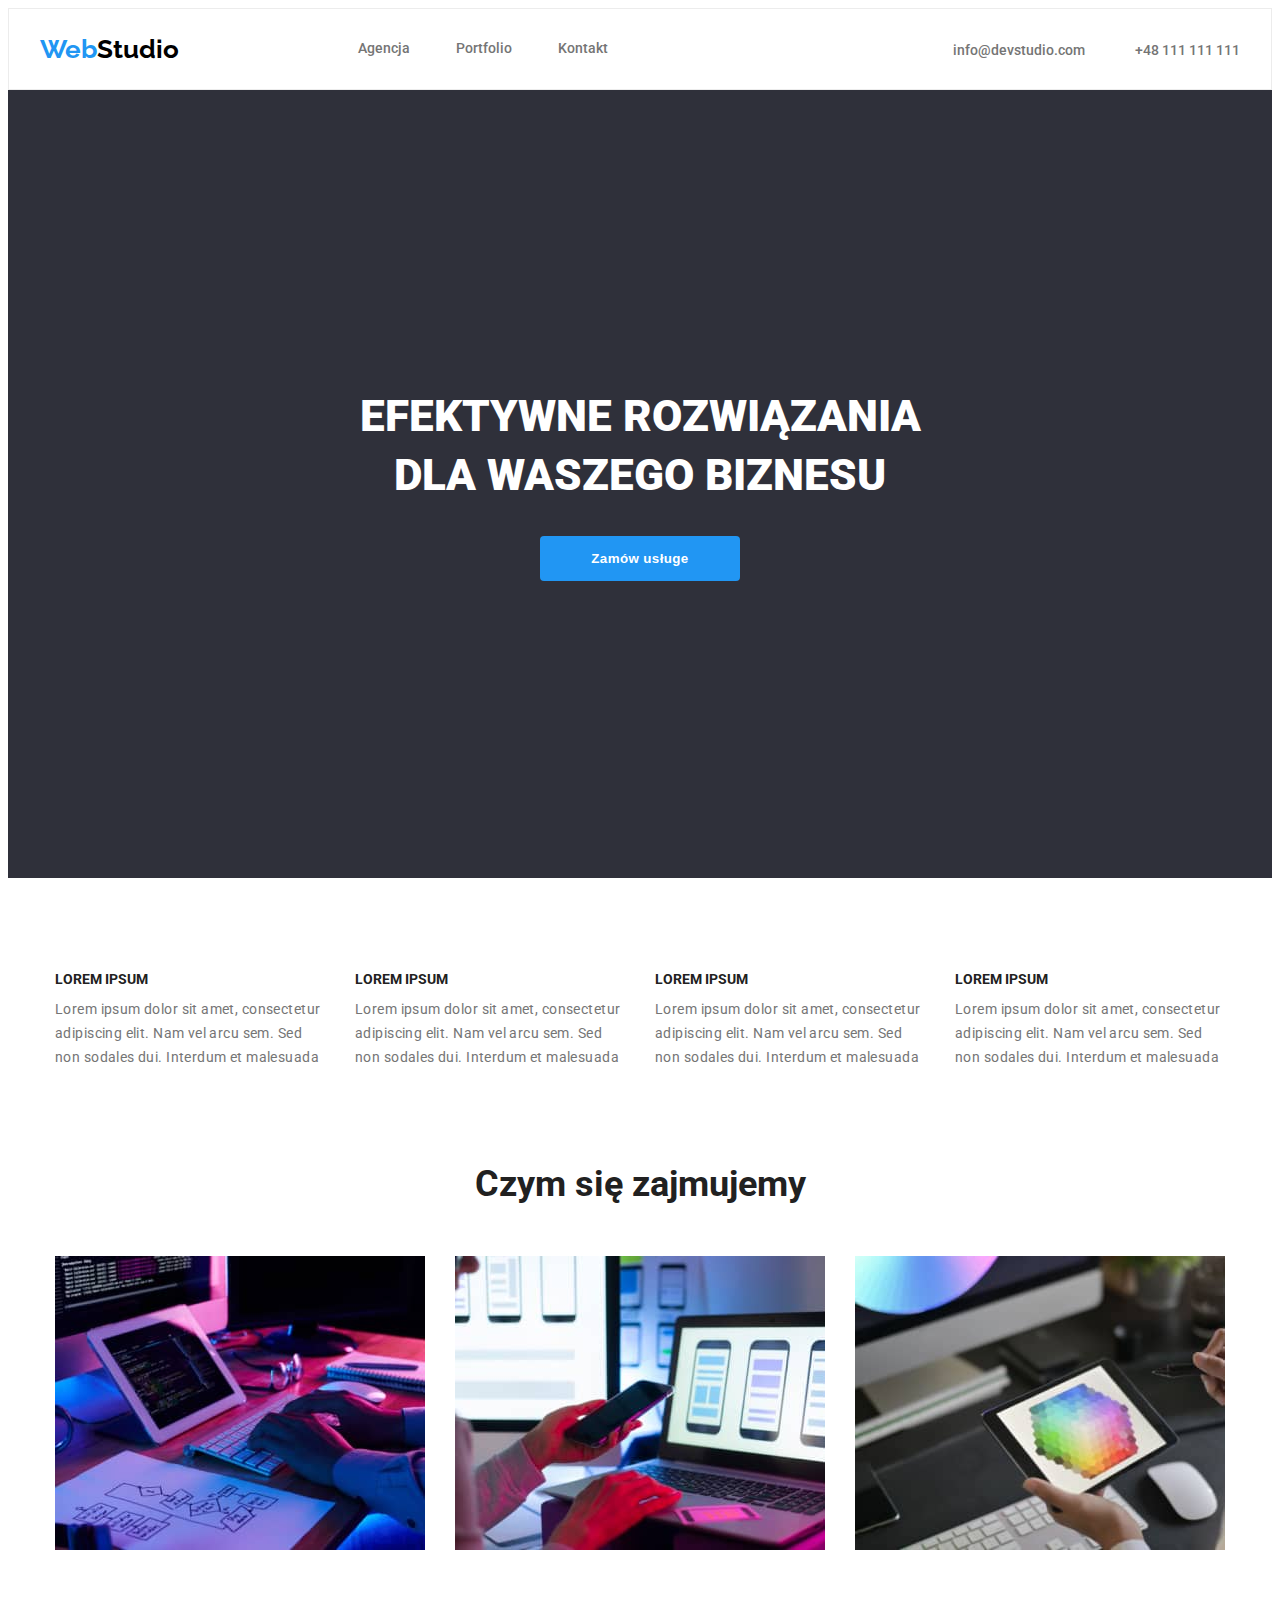
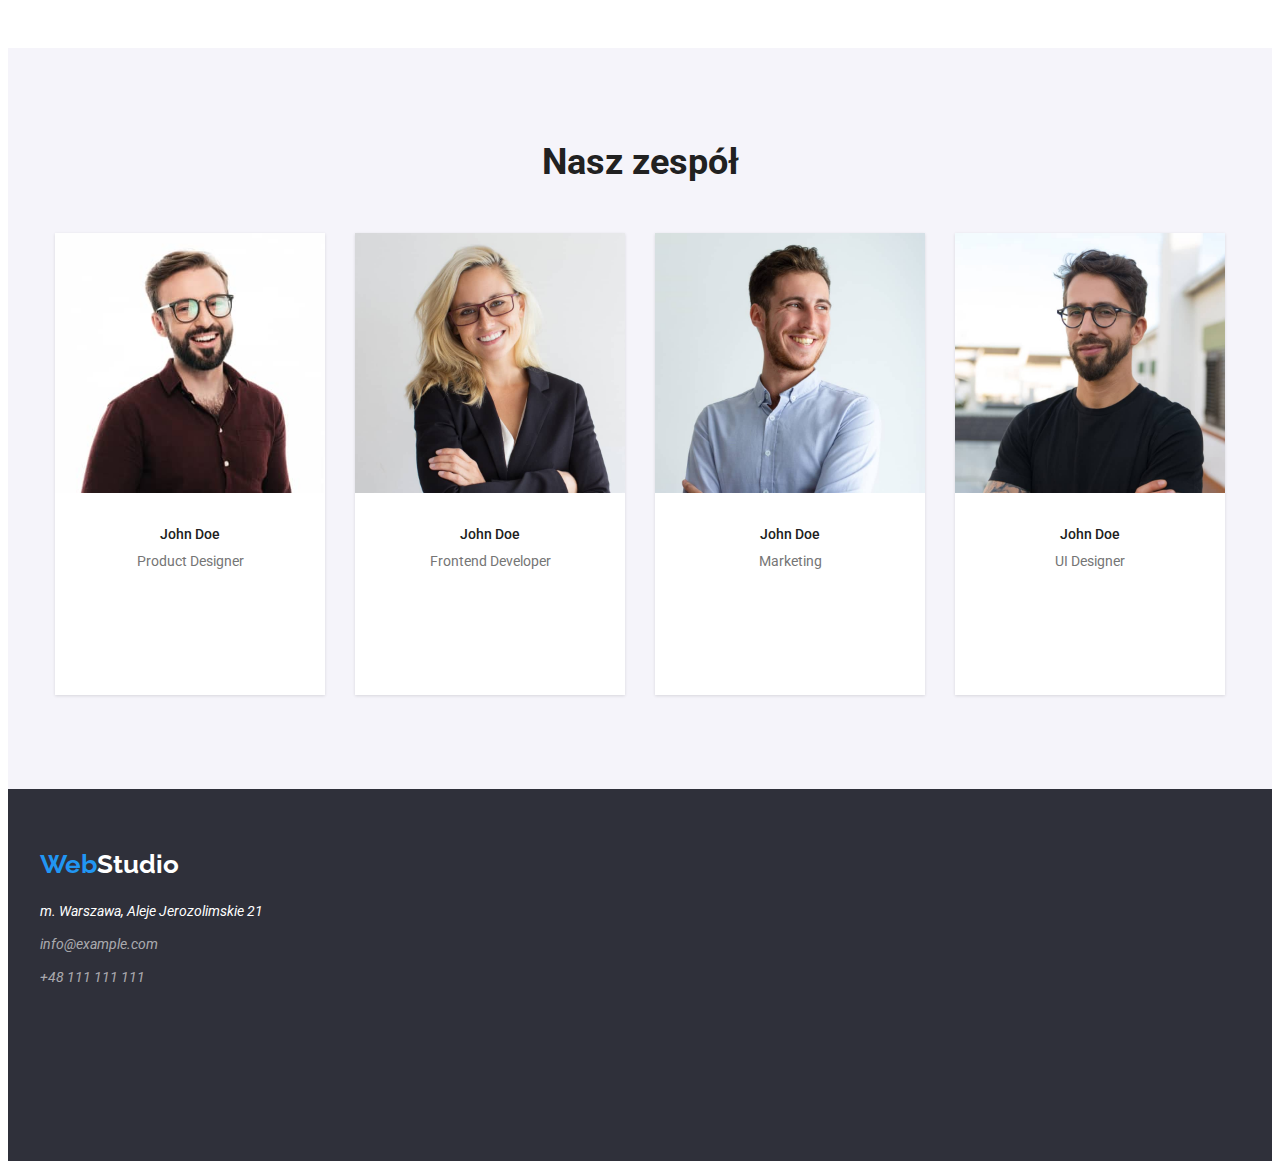
<file: index.html>
<!DOCTYPE html>
<html lang="pl">
  <head>
    <meta charset="UTF-8" />
    <meta http-equiv="X-UA-Compatible" content="IE=edge" />
    <meta name="viewport" content="width=device-width, initial-scale=1.0" />
    <link
      rel="stylesheet"
      href="https://cdnjs.cloudflare.com/ajax/libs/modern-normalize/1.1.0/modern-normalize.min.css"
      integrity="sha512-wpPYUAdjBVSE4KJnH1VR1HeZfpl1ub8YT/NKx4PuQ5NmX2tKuGu6U/JRp5y+Y8XG2tV+wKQpNHVUX03MfMFn9Q=="
      crossorigin="anonymous"
      referrerpolicy="no-referrer"
    />
    <link
      href="https://fonts.googleapis.com/css2?family=Raleway:wght@700&family=Roboto:wght@400;500;700;900&display=swap"
      rel="stylesheet"
    />
    <title>WebStudio</title>
    <link rel="stylesheet" href="./css/styles.css" type="text/css" />
  </head>

  <body>
    <header class="header-box">
      <div class="header container">
        <a href="./index.html"
          ><span class="logo-web-top">Web</span
          ><span class="logo-studio-top">Studio</span></a
        >
        <nav>
          <ul class="navigation-links">
            <li><a href="./index.html">Agencja</a></li>
            <li><a href="./portfolio.html">Portfolio</a></li>
            <li><a href="#">Kontakt</a></li>
          </ul>
        </nav>
        <ul class="contact">
          <li><a href="mailto:info@devstudio.com">info@devstudio.com</a></li>
          <li><a href="tel:+48111111111">+48 111 111 111</a></li>
        </ul>
      </div>
    </header>

    <main>
      <section class="main-section-background">
        <div class="container">
          <h1 class="title-main container">
            EFEKTYWNE ROZWIĄZANIA
            <br />DLA WASZEGO BIZNESU
          </h1>
          <button class="main-button heigh-button" type="button">
            Zamów usługe
          </button>
        </div>
      </section>
      <section class="lorem-section-area">
        <ul class="lorem-list">
          <li class="lorem-area">
            <h3 class="title-about">LOREM IPSUM</h3>
            <p class="text-about">
              Lorem ipsum dolor sit amet, consectetur adipiscing elit. Nam vel
              arcu sem. Sed non sodales dui. Interdum et malesuada
            </p>
          </li>
          <li class="lorem-area">
            <h3 class="title-about">LOREM IPSUM</h3>
            <p class="text-about">
              Lorem ipsum dolor sit amet, consectetur adipiscing elit. Nam vel
              arcu sem. Sed non sodales dui. Interdum et malesuada
            </p>
          </li>
          <li class="lorem-area">
            <h3 class="title-about">LOREM IPSUM</h3>
            <p class="text-about">
              Lorem ipsum dolor sit amet, consectetur adipiscing elit. Nam vel
              arcu sem. Sed non sodales dui. Interdum et malesuada
            </p>
          </li>
          <li class="lorem-area">
            <h3 class="title-about">LOREM IPSUM</h3>
            <p class="text-about">
              Lorem ipsum dolor sit amet, consectetur adipiscing elit. Nam vel
              arcu sem. Sed non sodales dui. Interdum et malesuada
            </p>
          </li>
        </ul>
      </section>

      <section class="image-section">
        <h2 class="image-title">Czym się zajmujemy</h2>
        <ul class="link-container">
          <li>
            <img
              src="images/box1.jpg"
              alt="Tablet oraz rece na klawiaturze"
              width="370"
              height="294"
            />
          </li>
          <li>
            <img
              src="images/box2.jpg"
              alt="Laptop i telefon trzymany w dloni"
              width="370"
              height="294"
            />
          </li>
          <li>
            <img
              src="images/box3.jpg"
              alt="Paleta kolorow w tablecie"
              width="370"
              height="294"
            />
          </li>
        </ul>
      </section>
      <section class="teamcard-section-background">
        <h2 class="teamcard-title">Nasz zespół</h2>
        <div class="teamcard-section">
          <ul class="teamcard-list">
            <li>
              <figure class="teamcard-figure">
                <img
                  src="images/teamcard1.jpg"
                  alt="Mezczyzna z broda w okularach"
                  width="270"
                  height="260"
                />
                <figcaption class="team-caption">
                  <p class="upper-caption">John Doe</p>
                  <p class="lower-caption">Product Designer</p>
                </figcaption>
              </figure>
            </li>
            <li>
              <figure class="teamcard-figure">
                <img
                  src="images/teamcard2.jpg"
                  alt="Blondynka w okularach"
                  width="270"
                  height="260"
                />
                <figcaption class="team-caption">
                  <p class="upper-caption">John Doe</p>
                  <p class="lower-caption">Frontend Developer</p>
                </figcaption>
              </figure>
            </li>
            <li>
              <figure class="teamcard-figure">
                <img
                  src="images/teamcard3.jpg"
                  alt="Usmiechniety mezczyzna"
                  width="270"
                  height="260"
                />
                <figcaption class="team-caption">
                  <p class="upper-caption">John Doe</p>
                  <p class="lower-caption">Marketing</p>
                </figcaption>
              </figure>
            </li>
            <li>
              <figure class="teamcard-figure">
                <img
                  src="images/teamcard4.jpg"
                  alt="Mezczyzna z broda w okularach"
                  width="270"
                  height="260"
                />
                <figcaption class="team-caption">
                  <p class="upper-caption">John Doe</p>
                  <p class="lower-caption">UI Designer</p>
                </figcaption>
              </figure>
            </li>
          </ul>
        </div>
      </section>
    </main>
    <footer>
      <div class="footer-area container">
        <a href="./index.html"
          ><span class="logo-web-bottom">Web</span
          ><span class="logo-studio-bottom">Studio</span>
        </a>
        <address>
          <ul class="footer-contacts-list">
            <li>
              <a class="site" href="https://goo.gl/maps/q3WPrfQFME7vEifA9"
                >m. Warszawa, Aleje Jerozolimskie 21</a
              >
            </li>
            <li>
              <a class="contact" href="mailto:info@example.com"
                >info@example.com</a
              >
            </li>
            <li>
              <a class="contact" href="tel:+48111111111">+48 111 111 111</a>
            </li>
          </ul>
        </address>
      </div>
    </footer>
  </body>
</html>
</file>
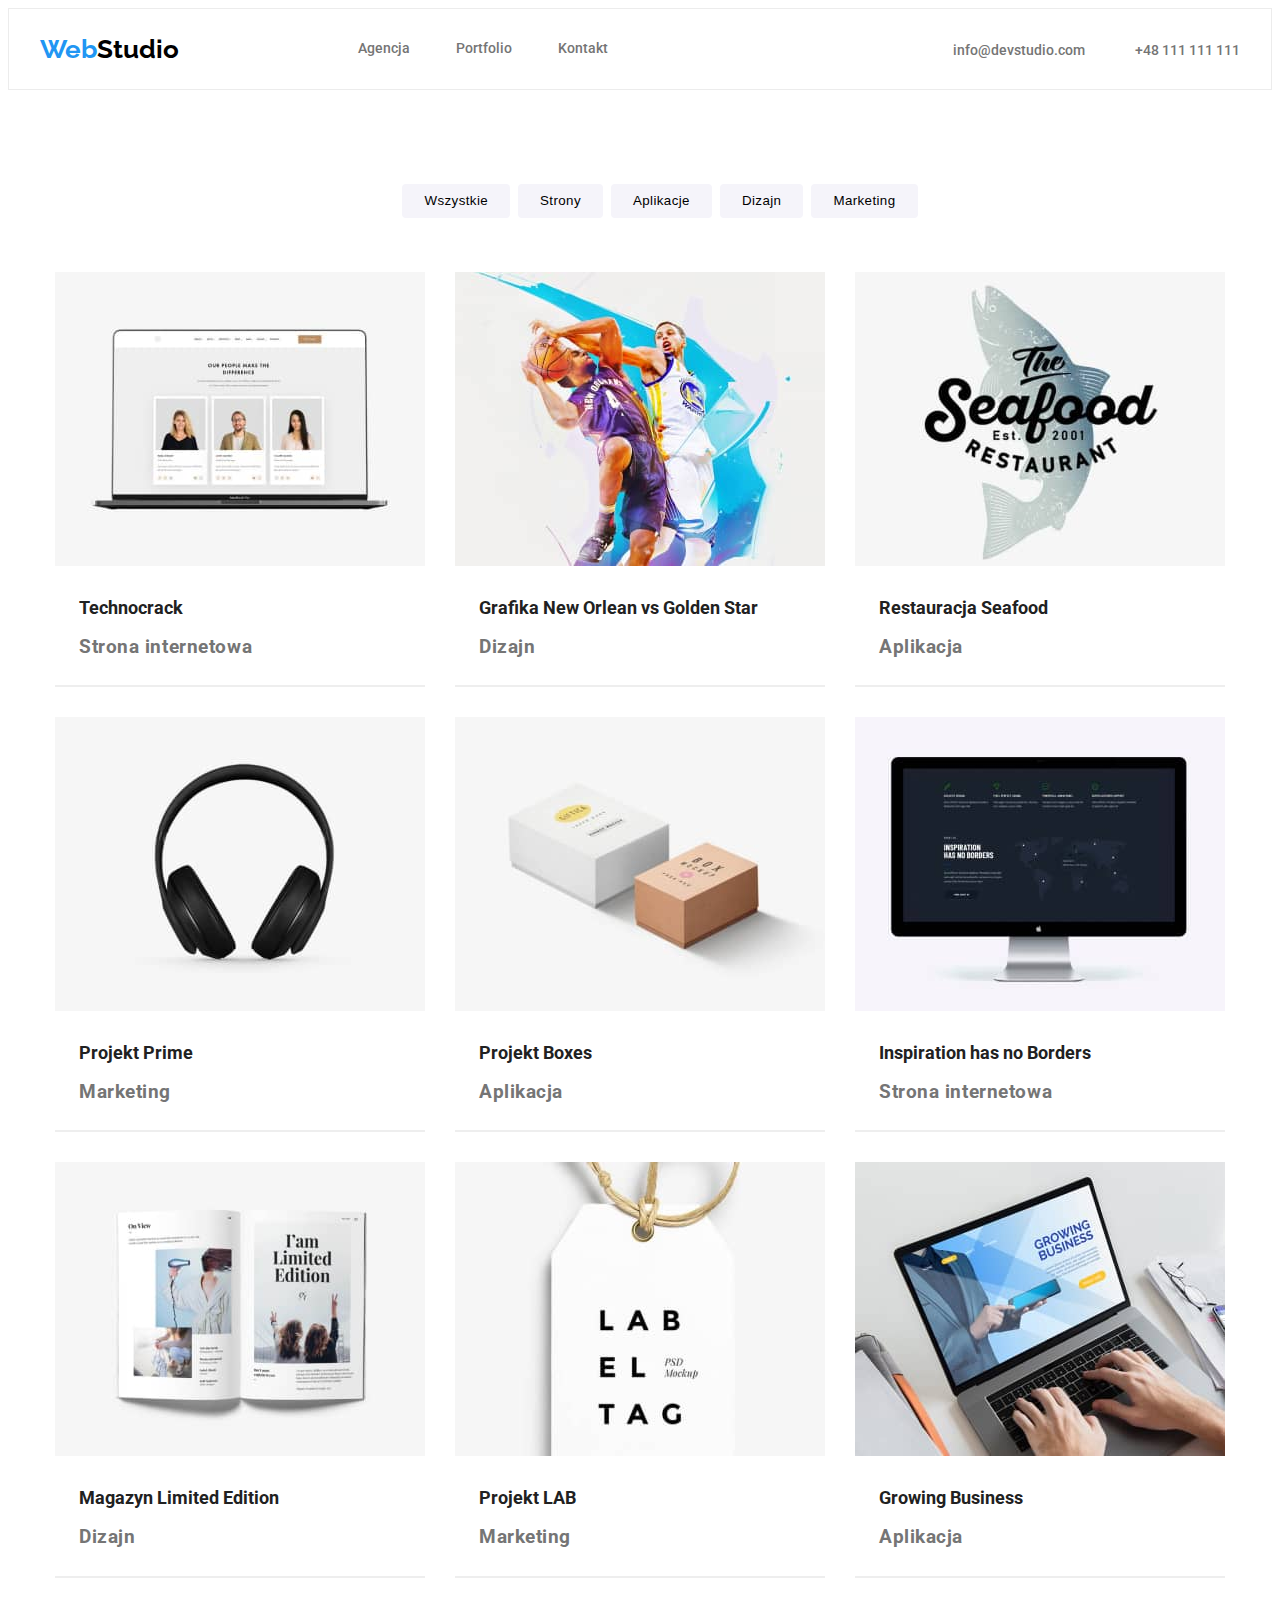
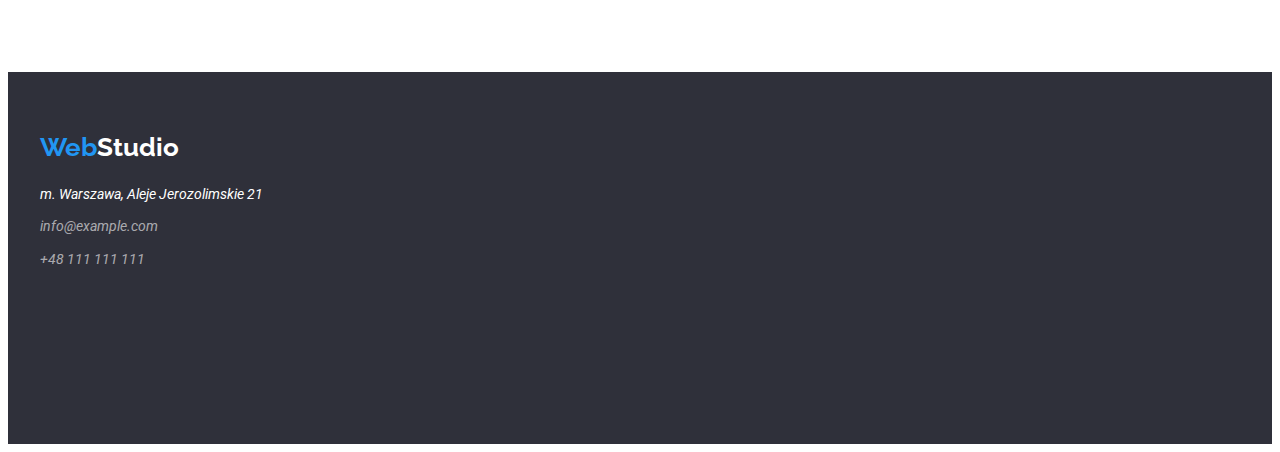
<file: portfolio.html>
<!DOCTYPE html>
<html lang="pl">
  <head>
    <meta charset="UTF-8" />
    <meta http-equiv="X-UA-Compatible" content="IE=edge" />
    <meta name="viewport" content="width=device-width, initial-scale=1.0" />
    <link
      rel="stylesheet"
      href="https://cdnjs.cloudflare.com/ajax/libs/modern-normalize/1.1.0/modern-normalize.min.css"
      integrity="sha512-wpPYUAdjBVSE4KJnH1VR1HeZfpl1ub8YT/NKx4PuQ5NmX2tKuGu6U/JRp5y+Y8XG2tV+wKQpNHVUX03MfMFn9Q=="
      crossorigin="anonymous"
      referrerpolicy="no-referrer"
    />
    <link
      href="https://fonts.googleapis.com/css2?family=Raleway:wght@700&family=Roboto:wght@400;500;700;900&display=swap"
      rel="stylesheet"
    />
    <title>Portfolio</title>
    <link rel="stylesheet" href="css/styles.css" />
  </head>

  <body>
    <header class="header-box">
      <div class="header container">
        <a href="./index.html"
          ><span class="logo-web-top">Web</span
          ><span class="logo-studio-top">Studio</span></a
        >
        <nav>
          <ul class="navigation-links">
            <li><a href="./index.html">Agencja</a></li>
            <li><a href="./portfolio.html">Portfolio</a></li>
            <li><a href="#">Kontakt</a></li>
          </ul>
        </nav>
        <ul class="contact">
          <li><a href="mailto:info@devstudio.com">info@devstudio.com</a></li>
          <li><a href="tel:+48111111111">+48 111 111 111</a></li>
        </ul>
      </div>
    </header>

    <main>
      <section class="projects-section">
        <div class="projects container">
          <ul class="projects-filter">
            <li class="button-element">
              <button type="button">Wszystkie</button>
            </li>
            <li class="button-element">
              <button type="button">Strony</button>
            </li>
            <li class="button-element">
              <button type="button">Aplikacje</button>
            </li>
            <li class="button-element">
              <button type="button">Dizajn</button>
            </li>
            <li class="button-element">
              <button type="button">Marketing</button>
            </li>
          </ul>
        </div>
        <div class="projects container">
          <ul class="projects-list container">
            <li class="projects-card">
              <figure class="projects-card">
                <img
                  src="images/project1.jpg"
                  alt="Ekran laptopa z trojgiem ludzi"
                  width="370"
                  height="294"
                />
                <figcaption>
                  <h2 class="upper-caption">Technocrack</h2>
                  <h3 class="lower-caption">Strona internetowa</h3>
                </figcaption>
              </figure>
            </li>
            <li class="projects-card">
              <figure class="projects-card">
                <img
                  src="images/project2.jpg"
                  alt="Dwaj koszykarze podczas gry"
                  width="370"
                  height="294"
                />
                <figcaption>
                  <h2 class="upper-caption">
                    Grafika New Orlean vs Golden Star
                  </h2>
                  <h3 class="lower-caption">Dizajn</h3>
                </figcaption>
              </figure>
            </li>
            <li class="projects-card">
              <figure class="projects-card">
                <img
                  src="images/project3.jpg"
                  alt="Logo restauracji Seafood"
                  width="370"
                  height="294"
                />
                <figcaption>
                  <h2 class="upper-caption">Restauracja Seafood</h2>
                  <h3 class="lower-caption">Aplikacja</h3>
                </figcaption>
              </figure>
            </li>
            <li class="projects-card">
              <figure class="projects-card">
                <img
                  src="images/project4.jpg"
                  alt="Słuchawki"
                  width="370"
                  height="294"
                />
                <figcaption>
                  <h2 class="upper-caption">Projekt Prime</h2>
                  <h3 class="lower-caption">Marketing</h3>
                </figcaption>
              </figure>
            </li>
            <li class="projects-card">
              <figure class="projects-card">
                <img
                  src="images/project5.jpg"
                  alt="Dwa róźne pudełka obok siebie"
                  width="370"
                  height="294"
                />
                <figcaption>
                  <h2 class="upper-caption">Projekt Boxes</h2>
                  <h3 class="lower-caption">Aplikacja</h3>
                </figcaption>
              </figure>
            </li>
            <li class="projects-card">
              <figure class="projects-card">
                <img
                  src="images/project6.jpg"
                  alt="Ekran komputera z obrazem świata"
                  width="370"
                  height="294"
                />
                <figcaption>
                  <h2 class="upper-caption">Inspiration has no Borders</h2>
                  <h3 class="lower-caption">Strona internetowa</h3>
                </figcaption>
              </figure>
            </li>
            <li class="projects-card">
              <figure class="projects-card">
                <img
                  src="images/project7.jpg"
                  alt="Otwarty miesiecznik Limited Edition"
                  width="370"
                  height="294"
                />
                <figcaption>
                  <h2 class="upper-caption">Magazyn Limited Edition</h2>
                  <h3 class="lower-caption">Dizajn</h3>
                </figcaption>
              </figure>
            </li>
            <li class="projects-card">
              <figure class="projects-card">
                <img
                  src="images/project8.jpg"
                  alt="Zawieszka Project Lab"
                  width="370"
                  height="294"
                />
                <figcaption>
                  <h2 class="upper-caption">Projekt LAB</h2>
                  <h3 class="lower-caption">Marketing</h3>
                </figcaption>
              </figure>
            </li>
            <li class="projects-card">
              <figure class="projects-card">
                <img
                  src="images/project9.jpg"
                  alt="Ręce piszące na klawiaturze laptopa"
                  width="370"
                  height="294"
                />
                <figcaption>
                  <h2 class="upper-caption">Growing Business</h2>
                  <h3 class="lower-caption">Aplikacja</h3>
                </figcaption>
              </figure>
            </li>
          </ul>
        </div>
      </section>
    </main>
      <footer>
      <div class="footer-area container">
        <a href="./index.html"
          ><span class="logo-web-bottom">Web</span
          ><span class="logo-studio-bottom">Studio</span>
        </a>
        <address>
          <ul class="footer-contacts-list">
            <li>
              <a class="site" href="https://goo.gl/maps/q3WPrfQFME7vEifA9"
                >m. Warszawa, Aleje Jerozolimskie 21</a
              >
            </li>
            <li>
              <a class="contact" href="mailto:info@example.com"
                >info@example.com</a
              >
            </li>
            <li>
              <a class="contact" href="tel:+48111111111">+48 111 111 111</a>
            </li>
          </ul>
        </address>
      </div>
    </footer>
  </body>
</html>
</file>
<file: css/styles.css>
:root {
  --text-color: #757575;
  --selection-color: #2196f3;
  --main-white: #ffffff;
  --logo-black: #000000;
  --bodytext-color: #212121;
  --footerbackground-color: #2f303a;
  --teamsectionbackgroundn-color: #f5f4fa;
}
h1,
h2,
h3,
h4,
h5,
h6,
p,
ul {
  margin: 0px;
}

body {
  font-family: "Roboto", sans-serif;
  color: var(--bodytext-color);
  font-size: 16px;
}

section {
  padding-top: 94px;
  padding-bottom: 94px;
}

.container {
  width: 1200px;
  margin-left: auto;
  margin-right: auto;
  padding: 0;
}

.container > li {
  list-style-type: none;
}
/* logo top*/
.logo-web-top,
.logo-studio-top {
  font-family: "Raleway";
  font-size: 26px;
  font-weight: 700;
  line-height: 1.19;
  letter-spacing: 0.03;
}
.logo-studio-top {
  color: var(--logo-black);
}

.logo-web-top {
  color: var(--selection-color);
}

/* end - logo top */

/* header */
.header-box {
  display: flex;
  align-items: center;
  justify-content: center;
  width: auto;
  height: 80px;
  margin: auto;
  padding: 0px;
  list-style: none;
  border: 1px solid #ececec;
}

.header.container > a {
  text-decoration: none;
}

.header.container {
  display: flex;
  align-items: center;
  margin-left: 0px;
  margin-right: 0px;
}

/* end - header */
/* navigation menu */
.navigation-links {
  font-size: 14px;
  font-weight: 500;
  line-height: 1;
  letter-spacing: 0.02;
  text-indent: 46px;
  margin-left: 93px;
  display: flex;
  align-items: center;
}

.navigation-links a {
  color: var(--text-color);
  text-decoration: none;
  font-size: 14px;
  font-weight: 500;
  line-height: 1.14;
  letter-spacing: 0.02;
}

.navigation-links > li {
  list-style-type: none;
}

.navigation-links a:hover,
.navigation-links a:focus,
.navigation-links a:active {
  color: var(--selection-color);
}

nav a {
  color: var(--main-text-color);
  text-decoration: none;
}

.contact {
  display: flex;
  gap: 50px;
  margin-left: auto;
}

.contact > li {
  list-style-type: none;
}

.contact a {
  text-decoration: none;
  color: var(--text-color);
  font-size: 14px;
  font-weight: 500;
  line-height: 1.14;
  letter-spacing: 0.02;
}

.contact a:hover,
.contact a:focus,
.contact a:active {
  color: var(--selection-color);
}

/* end-navigation menu */

/* main */
.title-main.container {
  display: flex;
  justify-content: center;
  margin: 0px;
  margin-bottom: 30px;
  font-weight: 900;
  font-size: 44px;
  line-height: 1.36;
  text-align: center;
  letter-spacing: 0.06;
  text-transform: uppercase;
  color: var(--main-white);
  width: auto;
}

.main-section-background {
  display: flex;
  justify-content: center;
  align-items: center;
  margin-right: 0px;
  margin-left: 0px;
  height: 600px;
  width: auto;
  text-align: center;
  background-color: var(--footerbackground-color);
}

.main-button.heigh-button {
  font-weight: 700;
  line-height: 1.88;
  letter-spacing: 0.06;
  text-align: center;
  width: 200px;
  padding-top: 10px;
  padding-bottom: 10px;
  border-radius: 4px;
  color: var(--main-white);
  background: var(--selection-color);
}

.main-button:hover,
.main-button:focus,
.main-button:active {
  color: var(--main-white);
  background: var(--selection-color);
  box-shadow: 0px 4px 4px 0px rgba(0, 0, 0, 0.25);
  border-radius: 4px;
  padding-bottom: 10px;
  padding-top: 10px;
}

/* end - main */

/* section lorem */
.title-about {
  width: 270px;
  height: 16px;
  font-weight: 700;
  font-size: 14px;
  line-height: 1;
  letter-spacing: 0.03;
  text-transform: uppercase;
  margin-bottom: 10px;
  justify-content: center;
  color: var(--bodytext-color);
  
}

.text-about {
  display: block;
  font-size: 14px;
  line-height: 1.71;
  letter-spacing: 0.03em;
  color: var(--text-color);
  vertical-align: top;
}

.lorem-area {
  width: 270px;
}
.lorem-section-area {
  display: flex;
  justify-content: center;
}
.lorem-area:not(:last-child) {
  margin-right: 30px;
}

.lorem-list {
  display: flex;
  justify-content: center;
  width: 1170px;
  padding-left: 0px;
  padding-bottom: 0px;
  margin-left: 0px;
  margin-right: 0px;
  list-style-type: none;
}
/* end - lorem section */

/* image section */
.image-section {
  justify-content: center;
  display: block;
  padding-top: 0px;
}

.image-title {
  display: block;
  justify-content: center;
  width: auto;
  display: block;
  text-align: center;
  font-size: 36px;
  font-weight: 700;
  line-height: 1.16;
  letter-spacing: 0.03;
  margin-bottom: 50px;
  color: var(--bodytext-color);
}

.link-container {
  display: flex;
  gap: 30px;
  justify-content: center;
  margin-right: 0px;
  margin-left: 0px;
  list-style-type: none;
  padding-left: 0px;
}

.image-section.container {
  margin: 0px;
  width: 1170px;
}

/* end - image section */
/* teamcard section */
.teamcard-section-background {
  width: auto;
  display: block;
  background-color: var(--teamsectionbackgroundn-color);
}

.teamcard-section {
  display: block;
  justify-content: center;
  align-items: center;
  margin: auto;
}

.teamcard-title {
  display: flex;
  justify-content: center;
  font-size: 36px;
  font-weight: 700;
  line-height: 1.16;
  letter-spacing: 0.03;
  margin-bottom: 50px;
}

.teamcard-figure {
  padding-bottom: 94px;
  justify-content: center;
  display: block;
  background-color: var(--main-white);
  width: 270px;
  height: 368px;
  margin: 0px;
  box-shadow: 0px 2px 1px 0px rgba(0, 0, 0, 0.2);
  box-shadow: 0px 1px 1px 0px rgba(0, 0, 0, 0.14);
  box-shadow: 0px 1px 3px 0px rgba(0, 0, 0, 0.12);
}

.teamcard-list {
  display: flex;
  gap: 30px;
  justify-content: center;
  padding-left: 0px;
  width: auto;
}

.team-caption > .upper-caption {
  justify-content: center;
  font-weight: 500;
  margin-bottom: 10px;
  line-height: 1.19;
  margin-left: 0px;
  margin-right: 0px;
  letter-spacing: 0.03;
  color: var(--bodytext-color);
}

.team-caption {
  display: block;
  padding-top: 30px;
  padding-bottom: 30px;
  text-align: center;
}

.teamcard-list > li {
  list-style-type: none;
}

.team-caption .upper-caption {
  font-weight: 500;
  font-size: 14px;
  line-height: 1;
  letter-spacing: 0.03;
}

.team-caption .lower-caption {
  font-size: 14px;
  color: var(--text-color);
  line-height: 1.46;
  letter-spacing: 0.03;
}

/* end- teamcard section */
/* footer */
/* logo-bottom */
.logo-web-bottom,
.logo-studio-bottom {
  display: inline-block;
  margin-bottom: 20px;
  font-family: "Raleway";
  font-size: 26px;
  font-weight: 700;
  line-height: 1.19;
  letter-spacing: 0.03;
}

.logo-web-bottom {
  color: var(--selection-color);
}

.logo-studio-bottom {
  color: var(--main-white);
}

/* end - logo bottom */

footer {
  background-color: var(--footerbackground-color);
  width: auto;
}
.footer-area {
  height: 252px;
  padding-bottom: 60px;
  padding-top: 60px;
}

.footer-contacts-list .site {
  color: var(--main-white);
}

.footer-contacts-list .contact {
  color: #ffffff99;
}

.footer-contacts-list a {
  font-size: 14px;
  line-height: 1.71;
  letter-spacing: 0.03;
  list-style-type: none;
}

.footer-contacts-list .site:hover,
.footer-contacts-list .site:focus,
.footer-contacts-list .site:active {
  color: var(--selection-color);
}

.footer-contacts-list {
  padding-left: 0px;
}

.footer-contacts-list li {
  display: block;
  justify-content: flex-start;
  padding-bottom: 9px;
}

.footer-contacts-list > li {
  list-style-type: none;
}

.footer-contacts-list a {
  text-decoration: none;
}

.footer-address .contact {
  color: rgba(255, 255, 255, 0.6);
  font-size: 14px;
  line-height: 1.71;
}

.footer-contacts-list .contact:hover,
.footer-contacts-list .contact:focus,
.footer-contacts-list .contact:active {
  color: var(--selection-color);
}

/* portfolio */
/* buttons */
button[type="button"] {
  cursor: pointer;
  font-weight: 500;
  line-height: 1.63;
  letter-spacing: 0.03em;
  text-align: center;
  padding: 6px 22px;
  border: 0px;
  border-radius: 4px;
  background-color: var(--teamsectionbackgroundn-color);
}

button[type="button"]:hover,
button[type="button"]:focus,
button[type="button"]:active {
  color: var(--main-white);
  background: var(--selection-color);
  box-shadow: 0px 4px 4px 0px rgba(0, 0, 0, 0.25);
  border-radius: 4px;
}

.button-element:not(:last-child) {
  margin-right: 8px;
}
/* end - buttons */
.projects-section {
  display: block;
  justify-content: center;
}
.projects.container {
  display: flex;
  justify-content: center;
  margin: auto;
}
.projects-filter {
  height: 54px;
  width: 572px;
  display: flex;
  list-style-type: none;
  margin-left: auto;
  margin-right: auto;
  margin-bottom: 34px;
  justify-content: center;
}

.projects-card .upper-caption {
  text-align: left;
  font-weight: 700;
  font-size: 18px;
  line-height: 2;
  letter-spacing: 0.06;
  color: var(--bodytext-color);
  padding-top: 20px;
  padding-bottom: 4px;
  vertical-align: top;
  padding-left: 24px;
  padding-right: 24px;
}

.projects-card .lower-caption {
  text-align: left;
  line-height: 1.88;
  letter-spacing: 0.03em;
  padding-left: 24px;
  padding-right: 24px;
  padding-bottom: 20px;
  color: var(--text-color);
}

.projects-list li {
  list-style-type: none;
}

.projects-list {
  display: flex;
  flex-wrap: wrap;
  gap: 30px;
  width: 1170px;
}

.projects-card {
  width: 370px;
  flex-basis: 13%;
  display: block;
  align-content: center;
  margin: 0px;
  background: linear-gradient(0deg, #ffffff, #ffffff);
  border-bottom: 1px solid #eeeeee;
}

/* end - portfolio */
</file>
